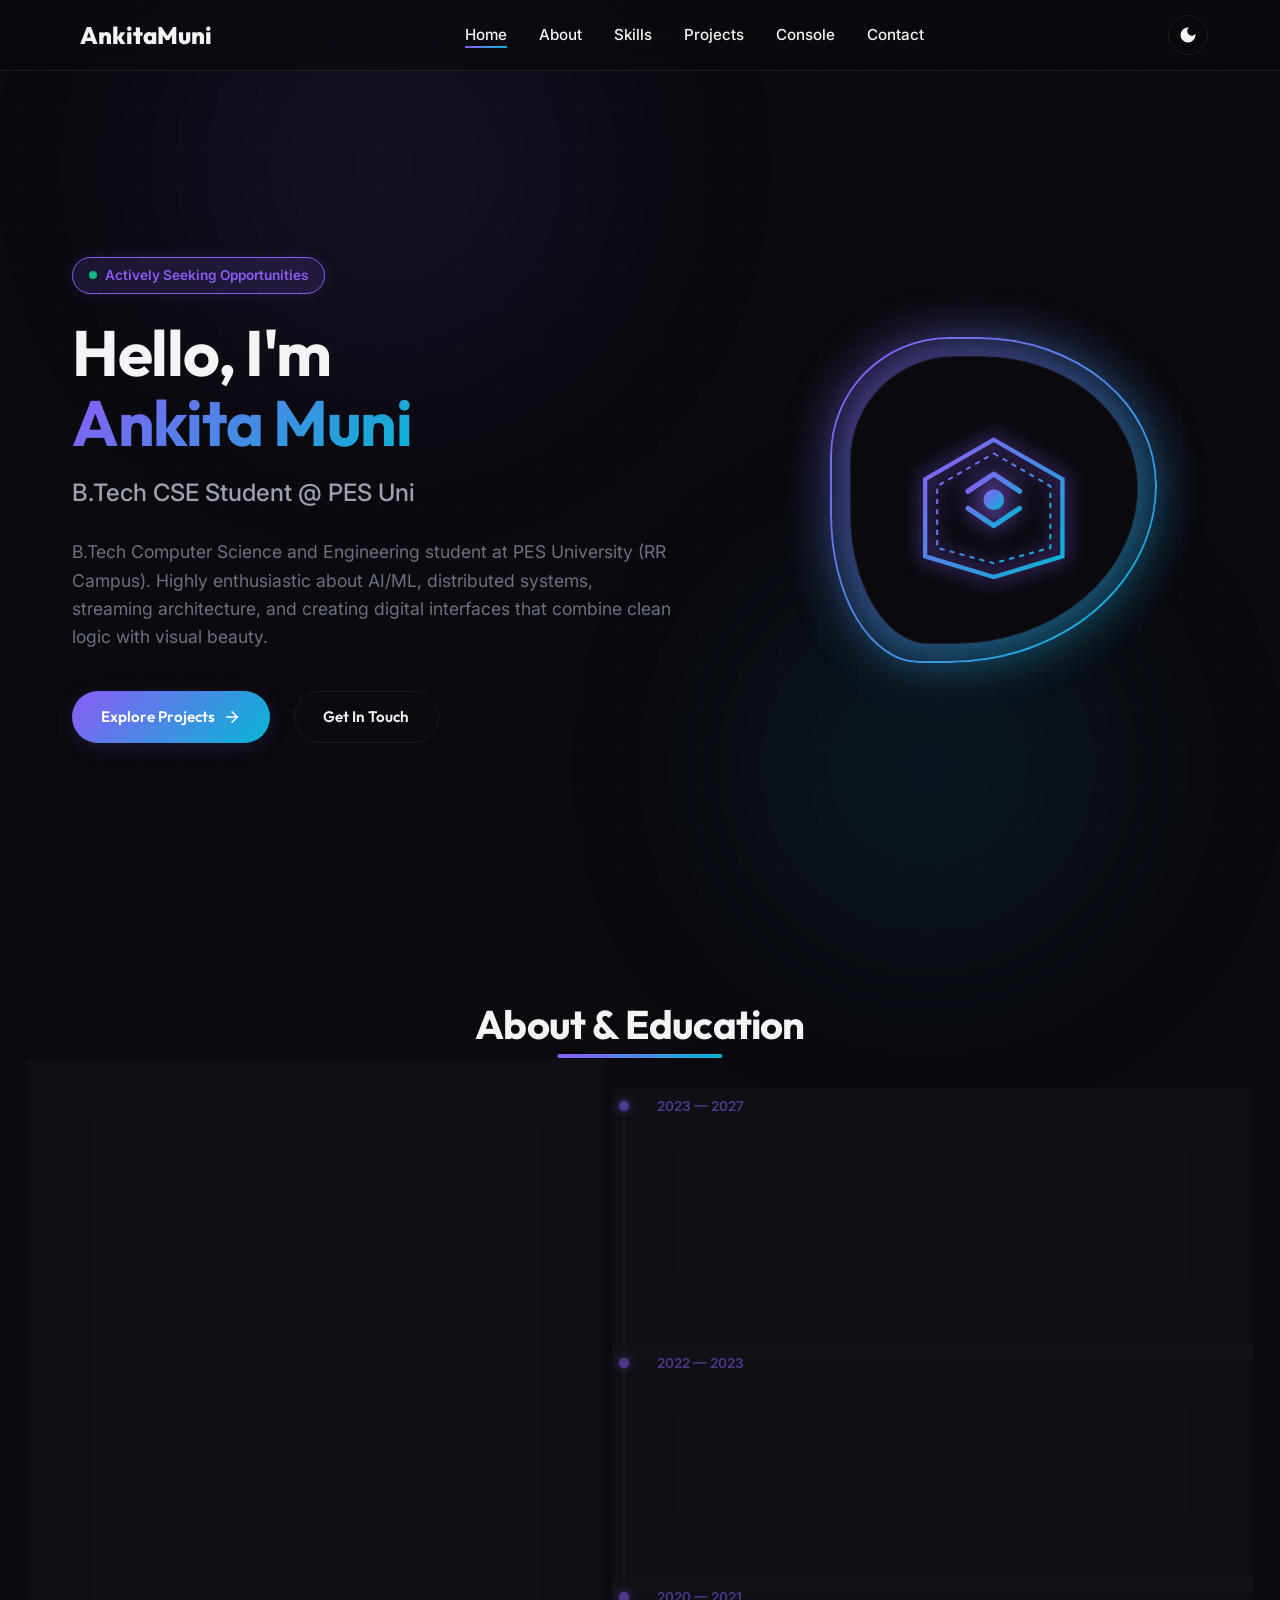
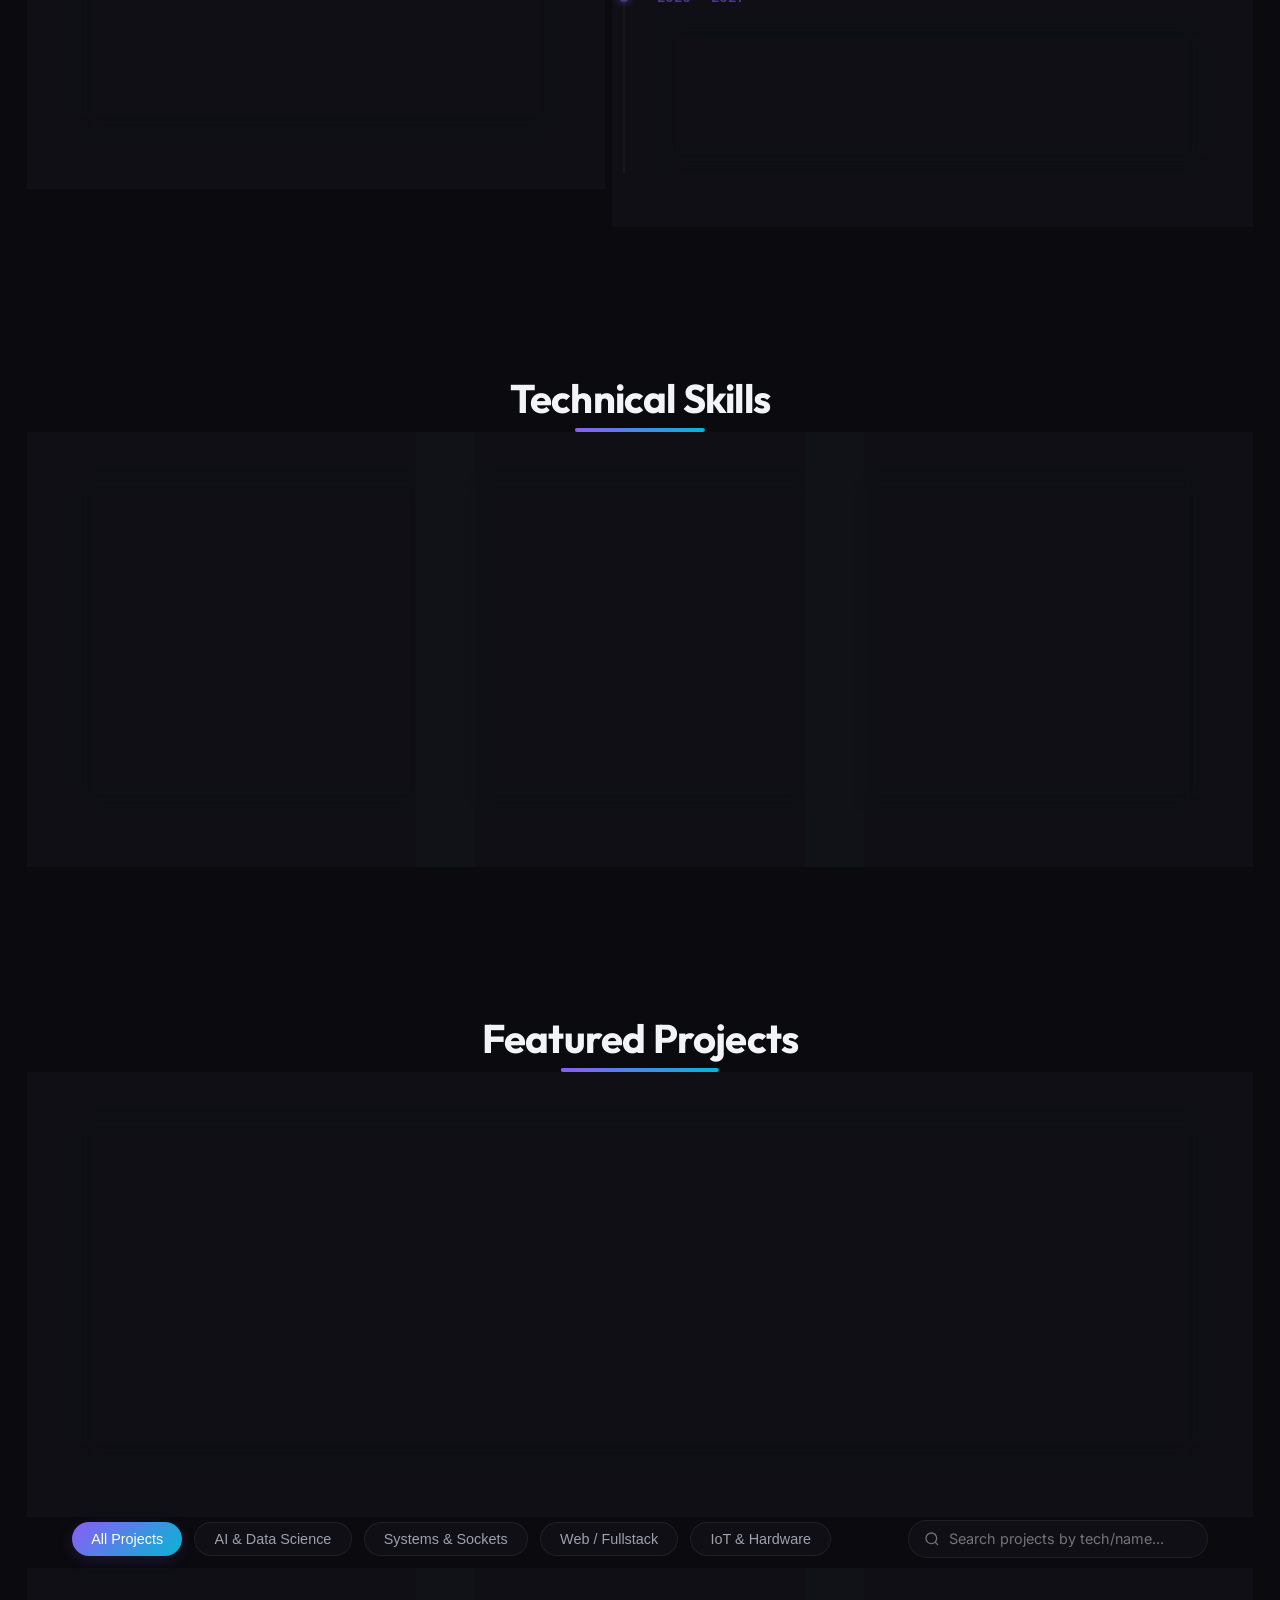
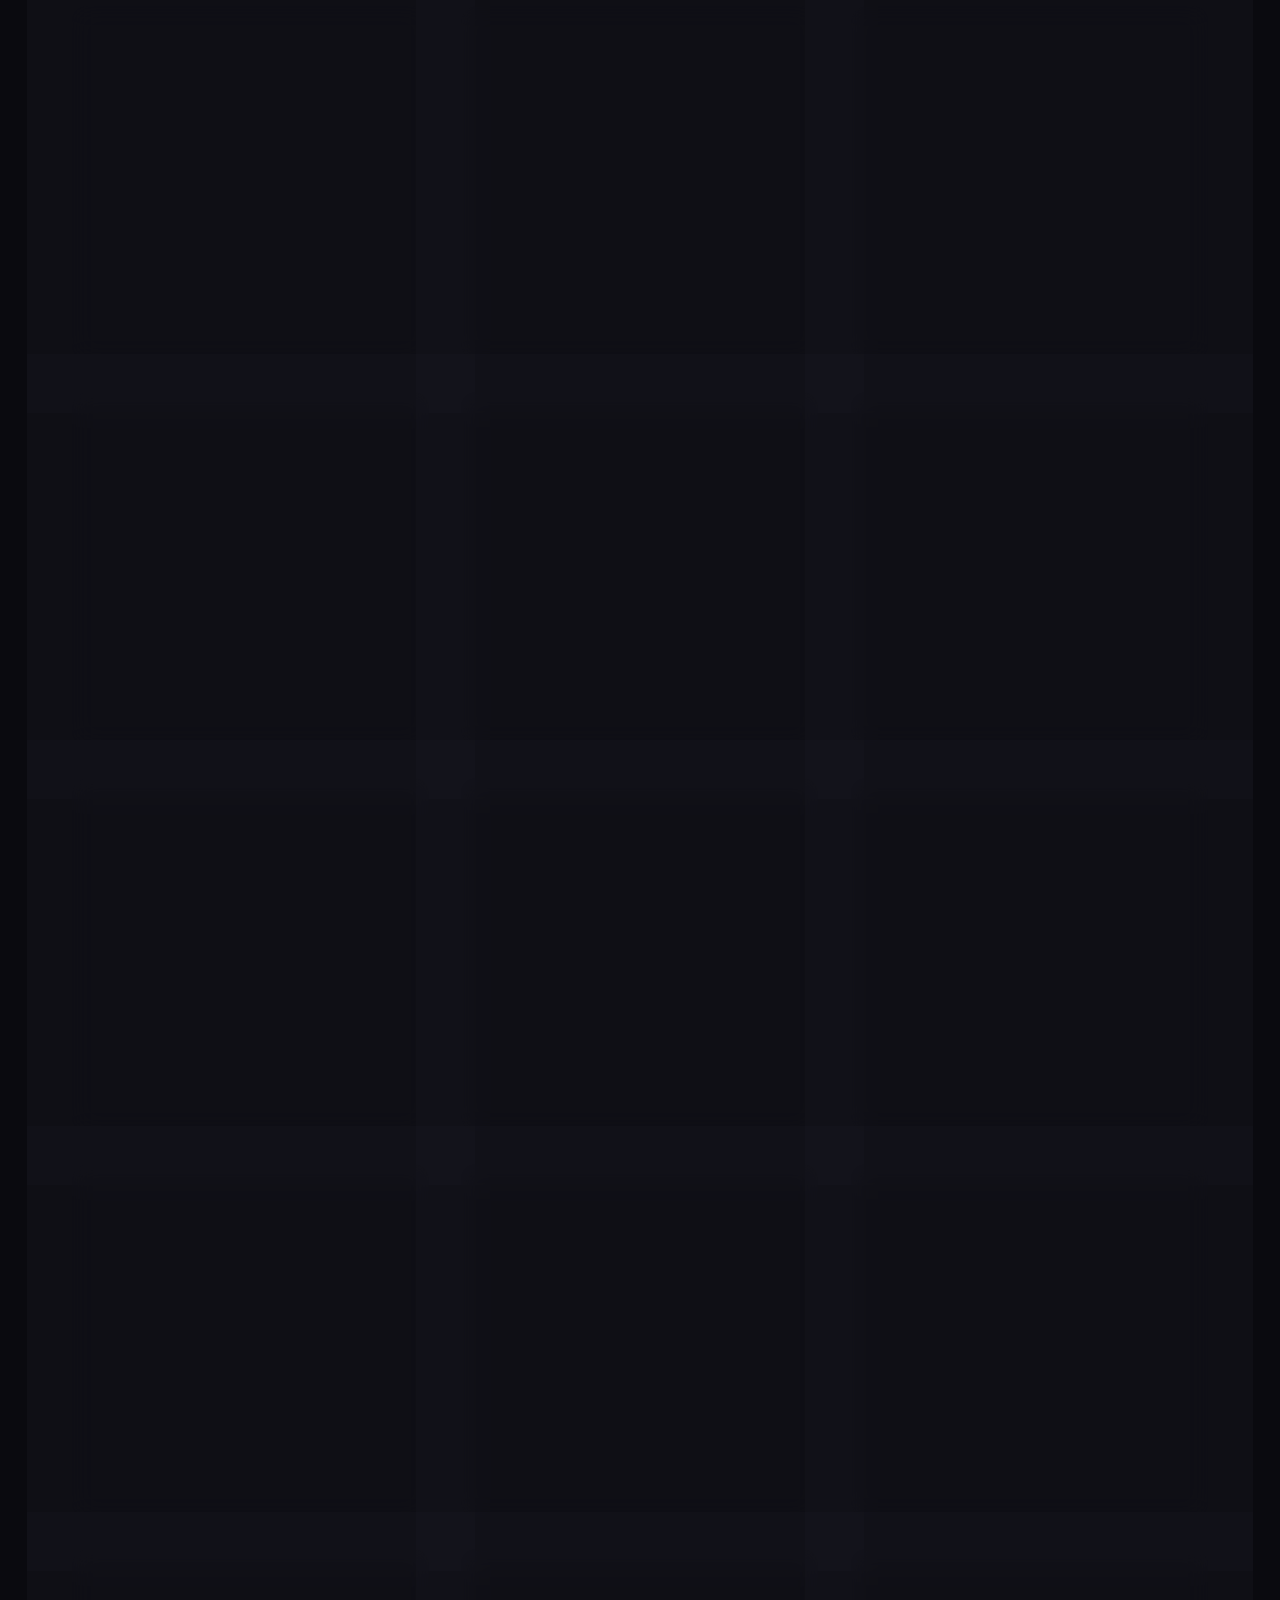
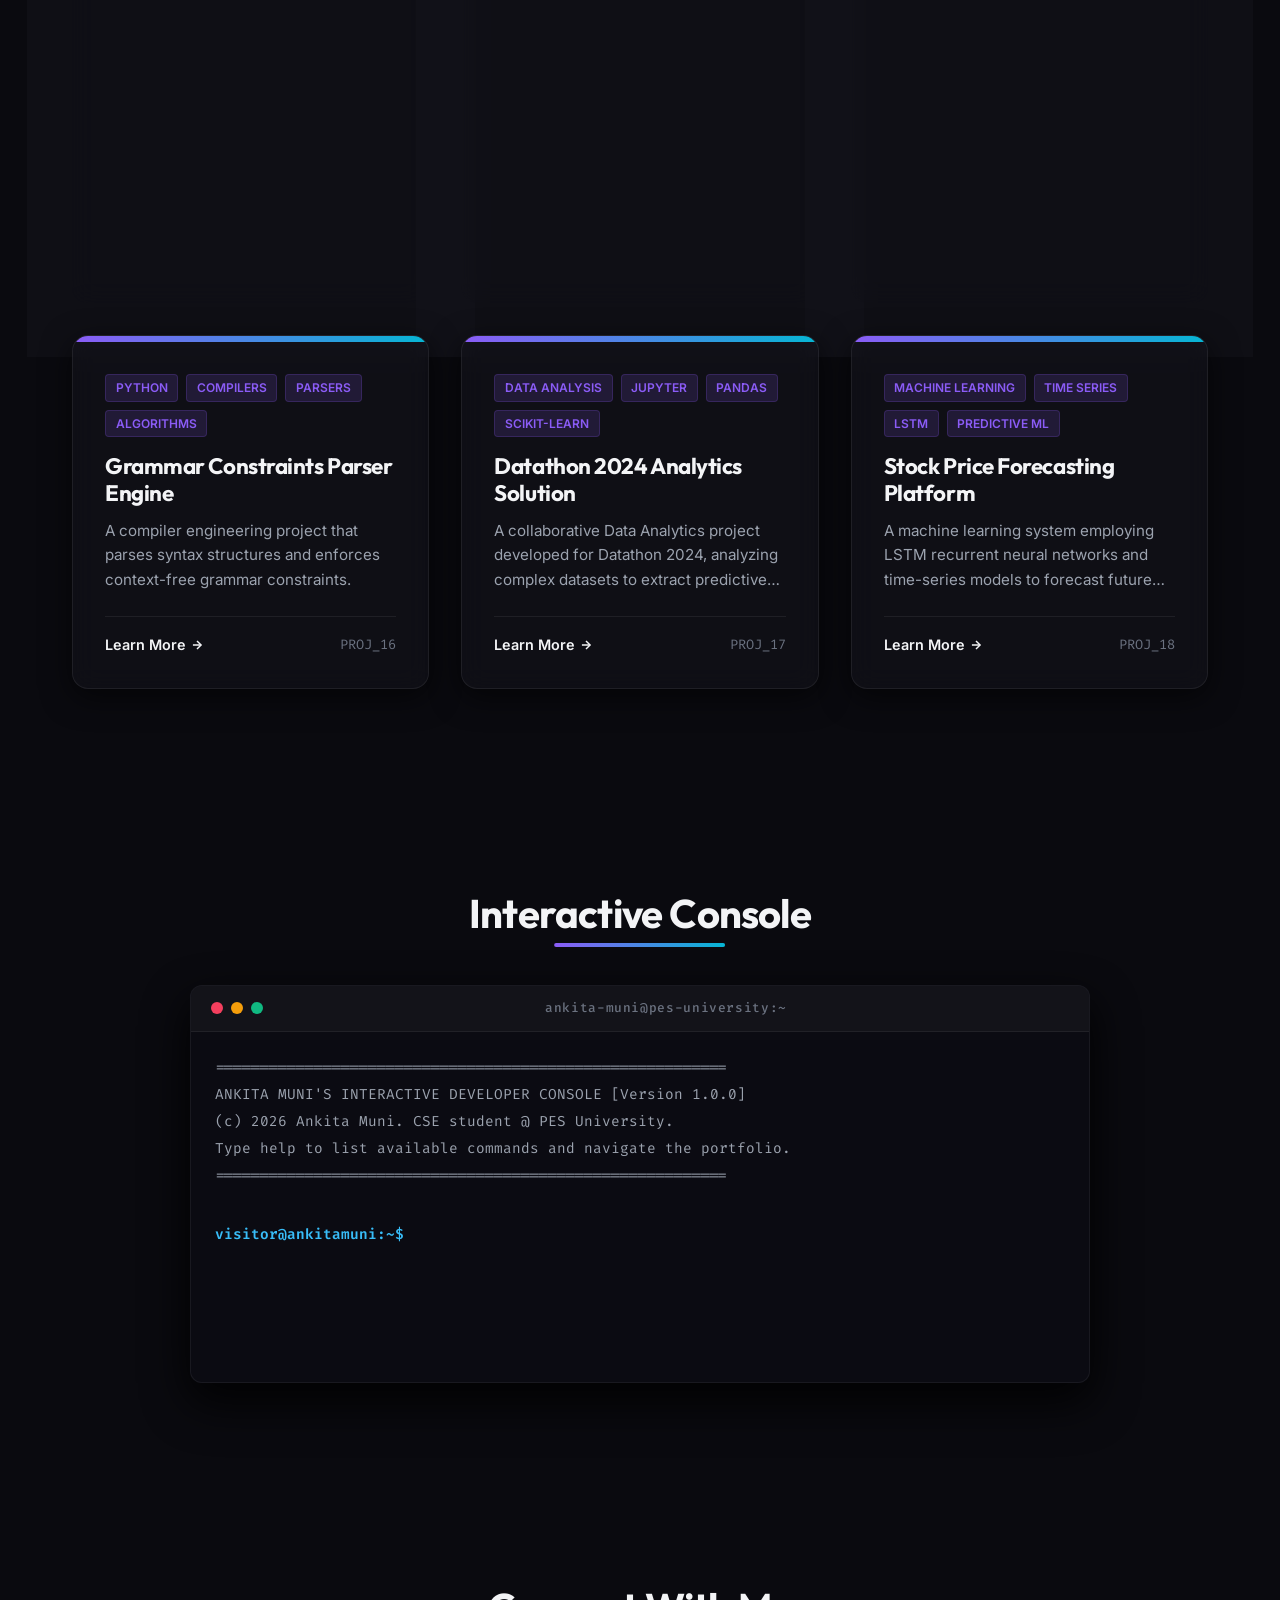
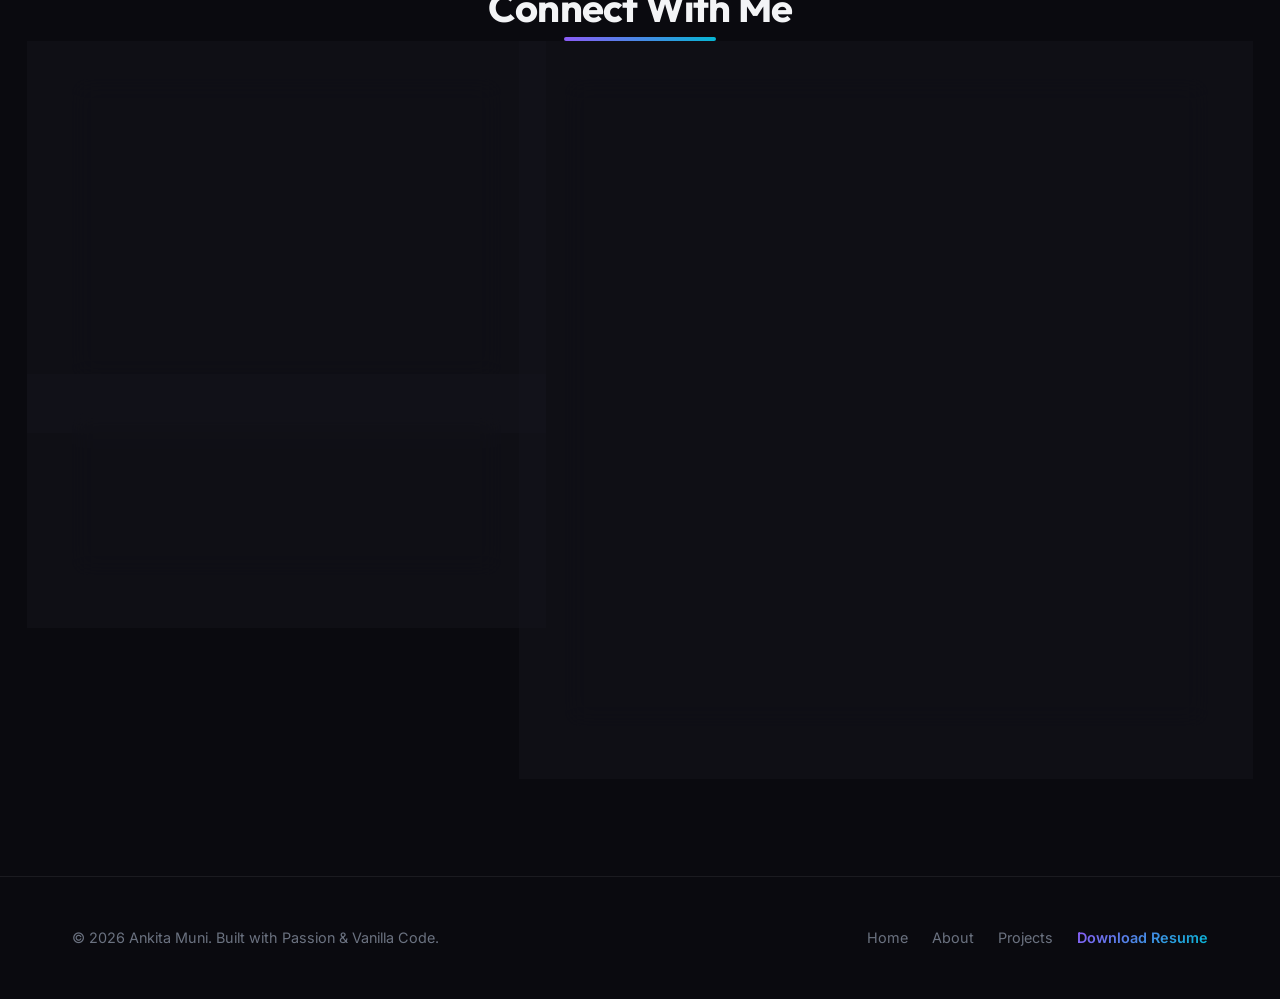
<file: index.html>
<!DOCTYPE html>
<html lang="en" data-theme="dark">
<head>
    <meta charset="UTF-8">
    <meta name="viewport" content="width=device-width, initial-scale=1.0">
    <title>Ankita Muni | Computer Science Student & Portfolio</title>
    <meta name="description" content="Portfolio of Ankita Muni, a dedicated B. Tech Computer Science and Engineering student at PES University. Discover interactive projects, skills, and certifications.">
    <meta name="keywords" content="Ankita Muni, Computer Science, Portfolio, PES University, B.Tech, Software Engineer, Python, AI/ML, Kafka, Raft Consensus">
    <meta name="author" content="Ankita Muni">
    <!-- CSS Stylesheet -->
    <link rel="stylesheet" href="style.css">
</head>
<body>

    <!-- Radiant Gradient Orbs for background depth -->
    <div class="glow-orb-1"></div>
    <div class="glow-orb-2"></div>

    <!-- ==========================================================================
       STICKY NAVIGATION BAR
       ========================================================================== -->
    <header class="navbar">
        <div class="container navbar-container">
            <a href="#" class="logo">
                <span class="gradient-text"></span>AnkitaMuni<span class="gradient-text"></span>
            </a>
            
            <nav>
                <ul class="nav-links" id="nav-links">
                    <li><a href="#home" class="active">Home</a></li>
                    <li><a href="#about">About</a></li>
                    <li><a href="#skills">Skills</a></li>
                    <li><a href="#projects">Projects</a></li>
                    <li><a href="#terminal">Console</a></li>
                    <li><a href="#contact">Contact</a></li>
                </ul>
            </nav>
            
            <div class="nav-actions">
                <!-- Theme Toggle Button -->
                <button class="theme-toggle" id="theme-toggle" aria-label="Toggle dark/light theme">
                    <svg class="moon-icon" viewBox="0 0 24 24">
                        <path d="M12 3a9 9 0 1 0 9 9c0-.46-.04-.92-.1-1.36a5.389 5.389 0 0 1-4.4 2.26 5.403 5.403 0 0 1-3.14-9.8c-.44-.06-.9-.1-1.36-.1z"/>
                    </svg>
                    <svg class="sun-icon" viewBox="0 0 24 24">
                        <circle cx="12" cy="12" r="5"/>
                        <path d="M12 1v2M12 21v2M4.22 4.22l1.42 1.42M18.36 18.36l1.42 1.42M1 12h2M21 12h2M4.22 19.78l1.42-1.42M18.36 5.64l1.42-1.42"/>
                    </svg>
                </button>
                
                <!-- Mobile Hamburger Button -->
                <button class="menu-btn" id="menu-btn" aria-label="Open navigation menu">
                    &#9776;
                </button>
            </div>
        </div>
    </header>

    <main>
        <!-- ==========================================================================
           HERO SECTION
           ========================================================================== */ -->
        <section id="home" class="hero">
            <div class="container hero-grid">
                <div class="hero-content">
                    <div class="hero-badge">
                        <span></span> Actively Seeking Opportunities
                    </div>
                    <h1 class="hero-title">Hello, I'm <br><span class="gradient-text">Ankita Muni</span></h1>
                    <div class="hero-subtitle" id="typewriter-text"></div>
                    <p class="hero-desc">
                        B.Tech Computer Science and Engineering student at PES University (RR Campus). Highly enthusiastic about AI/ML, distributed systems, streaming architecture, and creating digital interfaces that combine clean logic with visual beauty.
                    </p>
                    <div class="hero-buttons">
                        <a href="#projects" class="btn btn-primary">
                            Explore Projects
                            <svg width="18" height="18" viewBox="0 0 24 24" fill="none" stroke="currentColor" stroke-width="2" stroke-linecap="round" stroke-linejoin="round"><line x1="5" y1="12" x2="19" y2="12"></line><polyline points="12 5 19 12 12 19"></polyline></svg>
                        </a>
                        <a href="#contact" class="btn btn-secondary">Get In Touch</a>
                    </div>
                </div>
                
                <div class="hero-visual">
                    <div class="hero-avatar-container">
                        <div class="hero-avatar-glow"></div>
                        <div class="hero-avatar-border"></div>
                        <div class="hero-avatar-inner">
                            <!-- Custom Glowing Tech SVG Emblem -->
                            <svg viewBox="0 0 100 100" id="avatar-svg">
                                <defs>
                                    <linearGradient id="avatar-gradient" x1="0%" y1="0%" x2="100%" y2="100%">
                                        <stop offset="0%" stop-color="var(--accent-1)" />
                                        <stop offset="100%" stop-color="var(--accent-2)" />
                                    </linearGradient>
                                </defs>
                                <polygon points="50,15 90,38 90,83 50,95 10,83 10,38" stroke="url(#avatar-gradient)" stroke-width="2.5" fill="none" />
                                <polygon points="50,23 83,42 83,78 50,87 17,78 17,42" stroke="url(#avatar-gradient)" stroke-width="1.2" stroke-dasharray="3, 3" fill="none" />
                                <path d="M35,45 L50,35 L65,45 M35,55 L50,65 L65,55" stroke="url(#avatar-gradient)" stroke-width="3" stroke-linecap="round" stroke-linejoin="round" fill="none" />
                                <circle cx="50" cy="50" r="6" fill="url(#avatar-gradient)" />
                            </svg>
                        </div>
                    </div>
                </div>
            </div>
        </section>

        <!-- ==========================================================================
           ABOUT ME & EDUCATION SECTION
           ========================================================================== -->
        <section id="about" class="about">
            <div class="container">
                <h2 class="section-title">About & Education</h2>
                <div class="about-grid">
                    
                    <!-- Bio & Details Card -->
                    <div class="about-info glass reveal">
                        <p class="about-text">
                            I am a third-year Computer Science and Engineering student at PES University, Bangalore, with a passion for designing automated, digitally-secure, and highly collaborative systems. I specialize in solving complex problems—ranging from distributed consensus challenges to dynamic bioacoustic telemetry engines.
                        </p>
                        <p class="about-text">
                            Combining analytical depth with technical expertise in programming languages like Python and C, my academic journey is centered around designing intelligent microservices and streaming infrastructures.
                        </p>
                        <ul class="about-details">
                            <li>
                                <strong>University</strong>
                                PES University (RR Campus)
                            </li>
                            <li>
                                <strong>Current CGPA</strong>
                                7.89 / 10.0
                            </li>
                            <li>
                                <strong>Location</strong>
                                Bengaluru, India
                            </li>
                            <li>
                                <strong>Email</strong>
                                ankitamuni2005@gmail.com
                            </li>
                        </ul>
                    </div>

                    <!-- Interactive Education Timeline -->
                    <div class="education-timeline reveal">
                        
                        <div class="timeline-item">
                            <span class="timeline-dot"></span>
                            <span class="timeline-date">2023 — 2027</span>
                            <div class="timeline-content glass glass-hover">
                                <h3 class="timeline-title">PES University (RR Campus)</h3>
                                <p class="timeline-subtitle">Bachelor of Technology (CSE)</p>
                                <p class="timeline-desc">Focused coursework in Distributed Systems, Artificial Intelligence, Database Management, and Networking. Actively building advanced engineering projects. CGPA: 7.89</p>
                            </div>
                        </div>

                        <div class="timeline-item">
                            <span class="timeline-dot"></span>
                            <span class="timeline-date">2022 — 2023</span>
                            <div class="timeline-content glass glass-hover">
                                <h3 class="timeline-title">Lake Montfort School</h3>
                                <p class="timeline-subtitle">12th Grade CBSE Board</p>
                                <p class="timeline-desc">Specialized in Physics, Chemistry, Mathematics, and Computer Science. Secured a percentage of 84.8%.</p>
                            </div>
                        </div>

                        <div class="timeline-item">
                            <span class="timeline-dot"></span>
                            <span class="timeline-date">2020 — 2021</span>
                            <div class="timeline-content glass glass-hover">
                                <h3 class="timeline-title">Lake Montfort School</h3>
                                <p class="timeline-subtitle">10th Grade CBSE Board</p>
                                <p class="timeline-desc">Acquired strong foundational analytical skills. Graduated with a high score of 91.3%.</p>
                            </div>
                        </div>

                    </div>

                </div>
            </div>
        </section>

        <!-- ==========================================================================
           SKILLS DASHBOARD
           ========================================================================== -->
        <section id="skills" class="skills">
            <div class="container">
                <h2 class="section-title">Technical Skills</h2>
                <div class="skills-grid">
                    
                    <!-- Languages -->
                    <div class="skills-category glass reveal">
                        <div class="skills-cat-title">
                            <svg viewBox="0 0 24 24" fill="none" stroke="currentColor" stroke-width="2"><path d="M12 2L2 7l10 5 10-5-10-5zM2 17l10 5 10-5M2 12l10 5 10-5"/></svg>
                            Languages
                        </div>
                        <div class="skill-list">
                            <div class="skill-item">
                                <div class="skill-info">
                                    <span class="skill-name">Python</span>
                                    <span class="skill-level">Advanced</span>
                                </div>
                                <div class="skill-bar-wrapper">
                                    <div class="skill-bar" data-level="90%"></div>
                                </div>
                            </div>
                            <div class="skill-item">
                                <div class="skill-info">
                                    <span class="skill-name">C</span>
                                    <span class="skill-level">Proficient</span>
                                </div>
                                <div class="skill-bar-wrapper">
                                    <div class="skill-bar" data-level="80%"></div>
                                </div>
                            </div>
                            <div class="skill-item">
                                <div class="skill-info">
                                    <span class="skill-name">SQL</span>
                                    <span class="skill-level">Advanced</span>
                                </div>
                                <div class="skill-bar-wrapper">
                                    <div class="skill-bar" data-level="85%"></div>
                                </div>
                            </div>
                            <div class="skill-item">
                                <div class="skill-info">
                                    <span class="skill-name">R & MATLAB</span>
                                    <span class="skill-level">Basic</span>
                                </div>
                                <div class="skill-bar-wrapper">
                                    <div class="skill-bar" data-level="55%"></div>
                                </div>
                            </div>
                        </div>
                    </div>

                    <!-- Web Development -->
                    <div class="skills-category glass reveal">
                        <div class="skills-cat-title">
                            <svg viewBox="0 0 24 24" fill="none" stroke="currentColor" stroke-width="2"><rect x="2" y="3" width="20" height="14" rx="2" ry="2"/><line x1="8" y1="21" x2="16" y2="21"/><line x1="12" y1="17" x2="12" y2="21"/></svg>
                            Web Development
                        </div>
                        <div class="skill-list">
                            <div class="skill-item">
                                <div class="skill-info">
                                    <span class="skill-name">HTML5 & CSS3</span>
                                    <span class="skill-level">Advanced</span>
                                </div>
                                <div class="skill-bar-wrapper">
                                    <div class="skill-bar" data-level="92%"></div>
                                </div>
                            </div>
                            <div class="skill-item">
                                <div class="skill-info">
                                    <span class="skill-name">JavaScript</span>
                                    <span class="skill-level">Proficient</span>
                                </div>
                                <div class="skill-bar-wrapper">
                                    <div class="skill-bar" data-level="80%"></div>
                                </div>
                            </div>
                            <div class="skill-item">
                                <div class="skill-info">
                                    <span class="skill-name">Flask (Python)</span>
                                    <span class="skill-level">Proficient</span>
                                </div>
                                <div class="skill-bar-wrapper">
                                    <div class="skill-bar" data-level="75%"></div>
                                </div>
                            </div>
                            <div class="skill-item">
                                <div class="skill-info">
                                    <span class="skill-name">Streamlit & Web UI</span>
                                    <span class="skill-level">Advanced</span>
                                </div>
                                <div class="skill-bar-wrapper">
                                    <div class="skill-bar" data-level="85%"></div>
                                </div>
                            </div>
                        </div>
                    </div>

                    <!-- Tools & Technologies -->
                    <div class="skills-category glass reveal">
                        <div class="skills-cat-title">
                            <svg viewBox="0 0 24 24" fill="none" stroke="currentColor" stroke-width="2"><circle cx="12" cy="12" r="3"/><path d="M19.4 15a1.65 1.65 0 0 0 .33 1.82l.06.06a2 2 0 1 1-2.83 2.83l-.06-.06a1.65 1.65 0 0 0-1.82-.33 1.65 1.65 0 0 0-1 1.51V21a2 2 0 0 1-4 0v-.09A1.65 1.65 0 0 0 9 19.4a1.65 1.65 0 0 0-1.82.33l-.06.06a2 2 0 1 1-2.83-2.83l.06-.06a1.65 1.65 0 0 0 .33-1.82 1.65 1.65 0 0 0-1.51-1H3a2 2 0 0 1 0-4h.09A1.65 1.65 0 0 0 4.6 9a1.65 1.65 0 0 0-.33-1.82l-.06-.06a2 2 0 1 1 2.83-2.83l.06.06a1.65 1.65 0 0 0 1.82.33H9a1.65 1.65 0 0 0 1-1.51V3a2 2 0 0 1 4 0v.09a1.65 1.65 0 0 0 1 1.51 1.65 1.65 0 0 0 1.82-.33l.06-.06a2 2 0 1 1 2.83 2.83l-.06.06a1.65 1.65 0 0 0-.33 1.82V9a1.65 1.65 0 0 0 1.51 1H21a2 2 0 0 1 0 4h-.09a1.65 1.65 0 0 0-1.51 1z"/></svg>
                            Infrastructure & Data
                        </div>
                        <div class="skill-list">
                            <div class="skill-item">
                                <div class="skill-info">
                                    <span class="skill-name">Apache Kafka</span>
                                    <span class="skill-level">Proficient</span>
                                </div>
                                <div class="skill-bar-wrapper">
                                    <div class="skill-bar" data-level="78%"></div>
                                </div>
                            </div>
                            <div class="skill-item">
                                <div class="skill-info">
                                    <span class="skill-name">Kafka Admin & Sockets</span>
                                    <span class="skill-level">Proficient</span>
                                </div>
                                <div class="skill-bar-wrapper">
                                    <div class="skill-bar" data-level="80%"></div>
                                </div>
                            </div>
                            <div class="skill-item">
                                <div class="skill-info">
                                    <span class="skill-name">Data Analysis & Tableau</span>
                                    <span class="skill-level">Advanced</span>
                                </div>
                                <div class="skill-bar-wrapper">
                                    <div class="skill-bar" data-level="85%"></div>
                                </div>
                            </div>
                            <div class="skill-item">
                                <div class="skill-info">
                                    <span class="skill-name">Blockchain & Git</span>
                                    <span class="skill-level">Intermediate</span>
                                </div>
                                <div class="skill-bar-wrapper">
                                    <div class="skill-bar" data-level="70%"></div>
                                </div>
                            </div>
                        </div>
                    </div>

                </div>
            </div>
        </section>

        <!-- ==========================================================================
           PROJECTS SHOWCASE SECTION
           ========================================================================== -->
        <section id="projects" class="projects">
            <div class="container">
                <h2 class="section-title">Featured Projects</h2>
                
                <!-- Portfolio Analytics Dashboard -->
                <div class="projects-dashboard glass reveal" id="projects-dashboard">
                    <div class="dashboard-chart-side">
                        <svg viewBox="0 0 200 200" id="donut-svg">
                            <defs>
                                <filter id="glow">
                                    <feGaussianBlur stdDeviation="3" result="coloredBlur"/>
                                    <feMerge>
                                        <feMergeNode in="coloredBlur"/>
                                        <feMergeNode in="SourceGraphic"/>
                                    </feMerge>
                                </filter>
                            </defs>
                            <!-- Donut segments injected by script -->
                        </svg>
                        <div class="chart-center-label">
                            <span id="chart-center-count">18</span>
                            <span id="chart-center-text">Total Repos</span>
                        </div>
                    </div>
                    <div class="dashboard-legend-side">
                        <h3 class="dashboard-dash-title gradient-text">Engineering Portfolio Analytics</h3>
                        <p class="dashboard-dash-desc">Interactive distribution of your 18 repositories by technical domain. Hover over sectors to inspect focus areas, and click any slice to filter the project gallery below!</p>
                        <ul class="dashboard-legend" id="dashboard-legend">
                            <!-- Legend items injected by script -->
                        </ul>
                    </div>
                </div>

                <div class="projects-controls reveal">
                    <!-- Category Filters -->
                    <div class="filter-tabs" id="filter-tabs">
                        <button class="filter-tab active" data-category="all">All Projects</button>
                        <button class="filter-tab" data-category="ai-ml">AI & Data Science</button>
                        <button class="filter-tab" data-category="systems">Systems & Sockets</button>
                        <button class="filter-tab" data-category="web-fullstack">Web / Fullstack</button>
                        <button class="filter-tab" data-category="hardware">IoT & Hardware</button>
                    </div>
                    
                    <!-- Text Search -->
                    <div class="search-container">
                        <input type="text" class="search-input" id="search-input" placeholder="Search projects by tech/name...">
                        <svg class="search-icon" fill="none" stroke="currentColor" stroke-width="2" viewBox="0 0 24 24">
                            <circle cx="11" cy="11" r="8"/>
                            <line x1="21" y1="21" x2="16.65" y2="16.65"/>
                        </svg>
                    </div>
                </div>

                <!-- Projects grid, fully populated dynamically or natively with standard cards -->
                <div class="projects-grid" id="projects-grid">
                    <!-- Project cards will be populated via script for rich content structure, but we include them here as index-search fallback -->
                </div>
            </div>
        </section>

        <!-- ==========================================================================
           INTERACTIVE DEVELOPER TERMINAL CONSOLE
           ========================================================================== -->
        <section id="terminal" class="terminal-section">
            <div class="container">
                <h2 class="section-title">Interactive Console</h2>
                
                <div class="terminal-widget reveal">
                    <div class="terminal-header">
                        <div class="terminal-dots">
                            <span class="terminal-dot td-close"></span>
                            <span class="terminal-dot td-min"></span>
                            <span class="terminal-dot td-max"></span>
                        </div>
                        <div class="terminal-title-text">ankita-muni@pes-university:~</div>
                        <div></div>
                    </div>
                    <div class="terminal-body" id="terminal-body">
                        <div class="terminal-welcome">
                            <p>=========================================================</p>
                            <p>ANKITA MUNI'S INTERACTIVE DEVELOPER CONSOLE [Version 1.0.0]</p>
                            <p>(c) 2026 Ankita Muni. CSE student @ PES University.</p>
                            <p>Type <span class="highlight">help</span> to list available commands and navigate the portfolio.</p>
                            <p>=========================================================</p>
                        </div>
                        
                        <div id="terminal-history"></div>
                        
                        <div class="terminal-prompt-line">
                            <span class="terminal-prompt-prefix">visitor@ankitamuni:~$</span>
                            <div class="terminal-input-container">
                                <input type="text" class="terminal-input" id="terminal-input" autocomplete="off">
                            </div>
                        </div>
                    </div>
                </div>
            </div>
        </section>

        <!-- ==========================================================================
           CONTACT & SOCIAL LINKS
           ========================================================================== -->
        <section id="contact" class="contact">
            <div class="container">
                <h2 class="section-title">Connect With Me</h2>
                
                <div class="contact-grid">
                    
                    <div class="contact-sidebar reveal">
                        <!-- Contact info card -->
                        <div class="contact-info-card glass">
                            <h3 class="contact-info-title gradient-text">Contact Information</h3>
                            <ul class="contact-list">
                                <li>
                                    <div class="contact-list-icon">
                                        <svg fill="none" stroke="currentColor" stroke-width="2" viewBox="0 0 24 24"><path d="M22 16.92v3a2 2 0 0 1-2.18 2 19.79 19.79 0 0 1-8.63-3.07 19.5 19.5 0 0 1-6-6 19.79 19.79 0 0 1-3.07-8.67A2 2 0 0 1 4.11 2h3a2 2 0 0 1 2 1.72 12.84 12.84 0 0 0 .7 2.81 2 2 0 0 1-.45 2.11L8.09 9.91a16 16 0 0 0 6 6l1.27-1.27a2 2 0 0 1 2.11-.45 12.84 12.84 0 0 0 2.81.7A2 2 0 0 1 22 16.92z"/></svg>
                                    </div>
                                    <div class="contact-list-text">
                                        <span>Phone</span>
                                        <a href="tel:+918970900660">+91 8970900660</a>
                                    </div>
                                </li>
                                <li>
                                    <div class="contact-list-icon">
                                        <svg fill="none" stroke="currentColor" stroke-width="2" viewBox="0 0 24 24"><path d="M4 4h16c1.1 0 2 .9 2 2v12c0 1.1-.9 2-2 2H4c-1.1 0-2-.9-2-2V6c0-1.1.9-2 2-2z"/><polyline points="22,6 12,13 2,6"/></svg>
                                    </div>
                                    <div class="contact-list-text">
                                        <span>Email</span>
                                        <a href="mailto:ankitamuni2005@gmail.com">ankitamuni2005@gmail.com</a>
                                    </div>
                                </li>
                                <li>
                                    <div class="contact-list-icon">
                                        <svg fill="none" stroke="currentColor" stroke-width="2" viewBox="0 0 24 24"><path d="M21 10c0 7-9 13-9 13s-9-6-9-13a9 9 0 0 1 18 0z"/><circle cx="12" cy="10" r="3"/></svg>
                                    </div>
                                    <div class="contact-list-text">
                                        <span>Location</span>
                                        <p>Bengaluru, Karnataka, India</p>
                                    </div>
                                </li>
                            </ul>
                        </div>
                        
                        <!-- Social Cards -->
                        <div class="contact-info-card glass">
                            <h3 class="contact-info-title gradient-text">Profiles & Networks</h3>
                            <div class="social-links">
                                <a href="https://github.com/AnkitaMuni" target="_blank" class="social-link" aria-label="GitHub Profile">
                                    <svg viewBox="0 0 24 24" fill="none" stroke="currentColor" stroke-width="2" stroke-linecap="round" stroke-linejoin="round"><path d="M9 19c-5 1.5-5-2.5-7-3m14 6v-3.87a3.37 3.37 0 0 0-.94-2.61c3.14-.35 6.44-1.54 6.44-7A5.44 5.44 0 0 0 20 4.77 5.07 5.07 0 0 0 19.91 1S18.73.65 16 2.48a13.38 13.38 0 0 0-7 0C6.27.65 5.09 1 5.09 1A5.07 5.07 0 0 0 5 4.77a5.44 5.44 0 0 0-1.5 3.78c0 5.42 3.3 6.61 6.44 7A3.37 3.37 0 0 0 9 18.13V22"></path></svg>
                                </a>
                                <a href="https://www.linkedin.com/in/ankita-muni-66512331a" target="_blank" class="social-link" aria-label="LinkedIn Profile">
                                    <svg viewBox="0 0 24 24" fill="none" stroke="currentColor" stroke-width="2" stroke-linecap="round" stroke-linejoin="round"><path d="M16 8a6 6 0 0 1 6 6v7h-4v-7a2 2 0 0 0-2-2 2 2 0 0 0-2 2v7h-4v-7a6 6 0 0 1 6-6zM2 9h4v12H2z"></svg>
                                </a>
                            </div>
                        </div>
                    </div>

                    <!-- Interactive Form Wrapper -->
                    <div class="contact-form-wrapper glass reveal">
                        <form class="contact-form" id="contact-form">
                            <div class="form-group">
                                <label for="form-name">Full Name</label>
                                <input type="text" id="form-name" class="form-control" placeholder="John Doe" required>
                            </div>
                            <div class="form-group">
                                <label for="form-email">Email Address</label>
                                <input type="email" id="form-email" class="form-control" placeholder="john@example.com" required>
                            </div>
                            <div class="form-group">
                                <label for="form-subject">Subject</label>
                                <input type="text" id="form-subject" class="form-control" placeholder="Collaboration opportunity..." required>
                            </div>
                            <div class="form-group">
                                <label for="form-message">Message</label>
                                <textarea id="form-message" class="form-control" placeholder="Hey Ankita, let's talk about..." required></textarea>
                            </div>
                            <button type="submit" class="btn btn-primary btn-submit" id="btn-submit">
                                <span>Send Message</span>
                                <span class="spinner"></span>
                            </button>
                        </form>
                    </div>

                </div>
            </div>
        </section>
    </main>

    <!-- ==========================================================================
       FOOTER
       ========================================================================== -->
    <footer class="footer">
        <div class="container footer-container">
            <p class="footer-copy">&copy; 2026 Ankita Muni. Built with Passion & Vanilla Code.</p>
            <ul class="footer-links">
                <li><a href="#home">Home</a></li>
                <li><a href="#about">About</a></li>
                <li><a href="#projects">Projects</a></li>
                <li><a href="Resume.docx" download class="gradient-text" style="font-weight: 600;">Download Resume</a></li>
            </ul>
        </div>
    </footer>

    <!-- ==========================================================================
       INTERACTIVE DETAIL MODAL PORTAL
       ========================================================================== -->
    <div class="modal-overlay" id="modal-overlay">
        <div class="modal-card" id="modal-card">
            <!-- Content dynamically generated inside script.js -->
        </div>
    </div>

    <!-- JavaScript Interactions Logic -->
    <script src="script.js"></script>
</body>
</html>
</file>
<file: style.css>
/* ==========================================================================
   CSS CUSTOM PROPERTIES & CORE THEMES
   ========================================================================== */
@import url('https://fonts.googleapis.com/css2?family=Inter:wght@300;400;500;600;700&family=Outfit:wght@400;500;600;700;800&family=Fira+Code:wght@400;500&display=swap');

:root {
    /* Dark Theme (Default) */
    --bg-main: #0a0a0f;
    --bg-grid: rgba(255, 255, 255, 0.015);
    --card-bg: rgba(20, 20, 28, 0.5);
    --card-border: rgba(255, 255, 255, 0.07);
    --card-border-hover: rgba(139, 92, 246, 0.4);
    
    --text-primary: #f3f4f6;
    --text-secondary: #9ca3af;
    --text-muted: #6b7280;
    
    --accent-1: #8b5cf6; /* Neon Violet */
    --accent-2: #06b6d4; /* Neon Cyan */
    --accent-3: #10b981; /* Emerald/Success */
    --accent-4: #f43f5e; /* Rose/Danger */
    
    --accent-1-glow: rgba(139, 92, 246, 0.15);
    --accent-2-glow: rgba(6, 118, 212, 0.15);
    
    --navbar-bg: rgba(10, 10, 15, 0.7);
    --modal-bg: rgba(15, 15, 25, 0.85);
    
    --shadow-sm: 0 2px 8px rgba(0, 0, 0, 0.5);
    --shadow-md: 0 8px 30px rgba(0, 0, 0, 0.6);
    --shadow-lg: 0 16px 40px rgba(0, 0, 0, 0.7);
    
    --terminal-bg: rgba(12, 12, 20, 0.95);
    --terminal-border: rgba(255, 255, 255, 0.06);
    
    --font-heading: 'Outfit', sans-serif;
    --font-body: 'Inter', sans-serif;
    --font-code: 'Fira Code', monospace;
    
    --transition-fast: 0.2s cubic-bezier(0.4, 0, 0.2, 1);
    --transition-normal: 0.3s cubic-bezier(0.4, 0, 0.2, 1);
    --transition-slow: 0.5s cubic-bezier(0.4, 0, 0.2, 1);
}

[data-theme="light"] {
    /* Light Theme */
    --bg-main: #f8fafc;
    --bg-grid: rgba(0, 0, 0, 0.015);
    --card-bg: rgba(255, 255, 255, 0.7);
    --card-border: rgba(0, 0, 0, 0.06);
    --card-border-hover: rgba(99, 102, 241, 0.4);
    
    --text-primary: #0f172a;
    --text-secondary: #475569;
    --text-muted: #64748b;
    
    --accent-1: #6366f1; /* Deep Indigo */
    --accent-2: #0891b2; /* Soft Cyan */
    --accent-3: #059669; /* Soft Emerald */
    --accent-4: #e11d48; /* Soft Rose */
    
    --accent-1-glow: rgba(99, 102, 241, 0.1);
    --accent-2-glow: rgba(8, 145, 178, 0.1);
    
    --navbar-bg: rgba(248, 25fafc, 0.75);
    --modal-bg: rgba(255, 255, 255, 0.9);
    
    --shadow-sm: 0 2px 8px rgba(99, 102, 241, 0.05);
    --shadow-md: 0 8px 30px rgba(99, 102, 241, 0.08);
    --shadow-lg: 0 16px 40px rgba(99, 102, 241, 0.12);
    
    --terminal-bg: #1e1e24; /* Keep terminal slightly dark even in light mode for a nice contrast */
    --terminal-border: rgba(255, 255, 255, 0.1);
}

/* ==========================================================================
   RESET & LAYOUT FOUNDATION
   ========================================================================== */
*, *::before, *::after {
    box-sizing: border-box;
    margin: 0;
    padding: 0;
}

html {
    scroll-behavior: smooth;
    font-size: 16px;
}

body {
    background-color: var(--bg-main);
    color: var(--text-primary);
    font-family: var(--font-body);
    line-height: 1.6;
    overflow-x: hidden;
    transition: background-color var(--transition-normal), color var(--transition-normal);
    position: relative;
}

/* Moving grid background */
body::before {
    content: '';
    position: fixed;
    top: 0;
    left: 0;
    width: 100vw;
    height: 100vh;
    background-image: 
        linear-gradient(var(--bg-grid) 1px, transparent 1px),
        linear-gradient(90deg, var(--bg-grid) 1px, transparent 1px);
    background-size: 40px 40px;
    background-position: center center;
    z-index: -10;
    pointer-events: none;
}

/* Radiant gradient orbs */
.glow-orb-1, .glow-orb-2 {
    position: fixed;
    border-radius: 50%;
    filter: blur(120px);
    z-index: -9;
    opacity: 0.15;
    pointer-events: none;
    transition: all var(--transition-slow);
}

.glow-orb-1 {
    top: -10%;
    left: 10%;
    width: 40vw;
    height: 40vw;
    background: radial-gradient(circle, var(--accent-1) 0%, transparent 80%);
}

.glow-orb-2 {
    bottom: -10%;
    right: 10%;
    width: 35vw;
    height: 35vw;
    background: radial-gradient(circle, var(--accent-2) 0%, transparent 80%);
}

[data-theme="light"] .glow-orb-1, [data-theme="light"] .glow-orb-2 {
    opacity: 0.08;
}

/* Typography elements */
h1, h2, h3, h4, h5, h6 {
    font-family: var(--font-heading);
    font-weight: 700;
    letter-spacing: -0.02em;
    color: var(--text-primary);
    line-height: 1.2;
}

a {
    color: var(--accent-1);
    text-decoration: none;
    transition: color var(--transition-fast);
}

a:hover {
    color: var(--accent-2);
}

/* Custom Scrollbar */
::-webkit-scrollbar {
    width: 10px;
}

::-webkit-scrollbar-track {
    background: var(--bg-main);
}

::-webkit-scrollbar-thumb {
    background: var(--card-border);
    border-radius: 10px;
    border: 2px solid var(--bg-main);
}

::-webkit-scrollbar-thumb:hover {
    background: var(--accent-1);
}

/* ==========================================================================
   UTILITY & GLASSMORPHISM CLASSES
   ========================================================================== */
.glass {
    background: var(--card-bg);
    border: 1px solid var(--card-border);
    backdrop-filter: blur(12px);
    -webkit-backdrop-filter: blur(12px);
    border-radius: 16px;
    box-shadow: var(--shadow-md);
    transition: border var(--transition-normal), box-shadow var(--transition-normal), background-color var(--transition-normal);
}

.glass-hover:hover {
    border-color: var(--card-border-hover);
    box-shadow: var(--shadow-lg), 0 0 15px var(--accent-1-glow);
    transform: translateY(-4px);
}

.gradient-text {
    background: linear-gradient(135deg, var(--accent-1) 0%, var(--accent-2) 100%);
    -webkit-background-clip: text;
    -webkit-text-fill-color: transparent;
    background-clip: text;
}

.container {
    width: 100%;
    max-width: 1200px;
    margin: 0 auto;
    padding: 0 2rem;
}

.section-title {
    font-size: 2.5rem;
    margin-bottom: 3rem;
    text-align: center;
    position: relative;
    display: inline-block;
    left: 50%;
    transform: translateX(-50%);
}

.section-title::after {
    content: '';
    position: absolute;
    bottom: -10px;
    left: 25%;
    width: 50%;
    height: 4px;
    background: linear-gradient(90deg, var(--accent-1), var(--accent-2));
    border-radius: 2px;
}

/* Scroll Animations */
.reveal {
    opacity: 0;
    transform: translateY(30px);
    transition: opacity 0.8s ease, transform 0.8s ease;
}

.reveal.visible {
    opacity: 1;
    transform: translateY(0);
}

/* ==========================================================================
   NAVIGATION BAR
   ========================================================================== */
.navbar {
    position: fixed;
    top: 0;
    left: 0;
    width: 100%;
    z-index: 100;
    background: var(--navbar-bg);
    border-bottom: 1px solid var(--card-border);
    backdrop-filter: blur(16px);
    -webkit-backdrop-filter: blur(16px);
    transition: background-color var(--transition-normal), border var(--transition-normal);
}

.navbar-container {
    display: flex;
    justify-content: space-between;
    align-items: center;
    height: 70px;
}

.logo {
    font-family: var(--font-heading);
    font-size: 1.5rem;
    font-weight: 800;
    display: flex;
    align-items: center;
    gap: 0.5rem;
    color: var(--text-primary);
}

.logo span {
    font-size: 1.8rem;
    font-weight: 900;
}

.nav-links {
    display: flex;
    gap: 2rem;
    list-style: none;
    align-items: center;
}

.nav-links a {
    color: var(--text-primary);
    font-weight: 500;
    font-size: 0.95rem;
    position: relative;
    padding: 0.25rem 0;
}

.nav-links a::after {
    content: '';
    position: absolute;
    bottom: 0;
    left: 0;
    width: 0;
    height: 2px;
    background: linear-gradient(90deg, var(--accent-1), var(--accent-2));
    transition: width var(--transition-fast);
}

.nav-links a:hover::after,
.nav-links a.active::after {
    width: 100%;
}

.nav-actions {
    display: flex;
    align-items: center;
    gap: 1rem;
}

.theme-toggle {
    background: none;
    border: none;
    cursor: pointer;
    width: 40px;
    height: 40px;
    border-radius: 50%;
    display: flex;
    align-items: center;
    justify-content: center;
    border: 1px solid var(--card-border);
    color: var(--text-primary);
    transition: all var(--transition-fast);
}

.theme-toggle:hover {
    border-color: var(--accent-1);
    color: var(--accent-1);
    box-shadow: 0 0 10px var(--accent-1-glow);
}

.theme-toggle svg {
    width: 20px;
    height: 20px;
    fill: currentColor;
    transition: transform 0.5s ease;
}

.theme-toggle:hover svg {
    transform: rotate(30deg);
}

.theme-toggle .sun-icon {
    display: none;
}

[data-theme="light"] .theme-toggle .moon-icon {
    display: none;
}

[data-theme="light"] .theme-toggle .sun-icon {
    display: block;
}

/* Mobile Menu Button */
.menu-btn {
    display: none;
    background: none;
    border: none;
    color: var(--text-primary);
    cursor: pointer;
    font-size: 1.5rem;
}

/* ==========================================================================
   HERO SECTION
   ========================================================================== */
.hero {
    min-height: 100vh;
    display: flex;
    align-items: center;
    padding-top: 100px;
    position: relative;
}

.hero-grid {
    display: grid;
    grid-template-columns: 1.2fr 0.8fr;
    gap: 4rem;
    align-items: center;
    width: 100%;
}

.hero-content {
    display: flex;
    flex-direction: column;
    align-items: flex-start;
}

.hero-badge {
    background: var(--accent-1-glow);
    border: 1px solid var(--accent-1);
    color: var(--accent-1);
    padding: 0.4rem 1rem;
    border-radius: 50px;
    font-size: 0.85rem;
    font-weight: 600;
    margin-bottom: 1.5rem;
    display: flex;
    align-items: center;
    gap: 0.5rem;
    box-shadow: 0 0 15px var(--accent-1-glow);
}

.hero-badge span {
    display: inline-block;
    width: 8px;
    height: 8px;
    background: var(--accent-3);
    border-radius: 50%;
    animation: pulse 1.5s infinite;
}

.hero-title {
    font-size: 4rem;
    line-height: 1.1;
    margin-bottom: 1rem;
}

.hero-subtitle {
    font-size: 1.5rem;
    font-weight: 500;
    color: var(--text-secondary);
    margin-bottom: 1.5rem;
    height: 40px; /* Preserve height for typing text */
}

.hero-desc {
    font-size: 1.1rem;
    color: var(--text-muted);
    margin-bottom: 2.5rem;
    max-width: 600px;
}

.hero-buttons {
    display: flex;
    gap: 1.5rem;
}

.btn {
    display: inline-flex;
    align-items: center;
    gap: 0.5rem;
    padding: 0.8rem 1.8rem;
    border-radius: 50px;
    font-weight: 600;
    font-size: 0.95rem;
    cursor: pointer;
    transition: all var(--transition-fast);
    font-family: var(--font-heading);
}

.btn-primary {
    background: linear-gradient(135deg, var(--accent-1) 0%, var(--accent-2) 100%);
    color: #ffffff;
    border: none;
    box-shadow: 0 4px 20px var(--accent-1-glow);
}

.btn-primary:hover {
    transform: translateY(-2px);
    box-shadow: 0 6px 24px rgba(139, 92, 246, 0.4);
}

.btn-secondary {
    background: transparent;
    color: var(--text-primary);
    border: 1px solid var(--card-border);
}

.btn-secondary:hover {
    background: var(--card-bg);
    border-color: var(--accent-1);
    box-shadow: 0 0 15px var(--accent-1-glow);
    transform: translateY(-2px);
}

/* Interactive SVG Hero Illustration */
.hero-visual {
    display: flex;
    justify-content: center;
    position: relative;
}

.hero-avatar-container {
    width: 320px;
    height: 320px;
    position: relative;
    display: flex;
    align-items: center;
    justify-content: center;
}

.hero-avatar-glow {
    position: absolute;
    width: 100%;
    height: 100%;
    background: linear-gradient(135deg, var(--accent-1), var(--accent-2));
    border-radius: 40% 60% 70% 30% / 40% 50% 60% 50%;
    animation: morphing 10s ease-in-out infinite alternate;
    opacity: 0.6;
    filter: blur(25px);
}

.hero-avatar-border {
    position: absolute;
    width: 102%;
    height: 102%;
    border: 2px solid transparent;
    background: linear-gradient(135deg, var(--accent-1), var(--accent-2)) border-box;
    -webkit-mask: linear-gradient(#fff 0 0) padding-box, linear-gradient(#fff 0 0);
    -webkit-mask-composite: destination-out;
    mask-composite: exclude;
    border-radius: 40% 60% 70% 30% / 40% 50% 60% 50%;
    animation: morphing 10s ease-in-out infinite alternate;
}

.hero-avatar-inner {
    width: 90%;
    height: 90%;
    background: var(--bg-main);
    border-radius: 40% 60% 70% 30% / 40% 50% 60% 50%;
    z-index: 2;
    overflow: hidden;
    display: flex;
    align-items: center;
    justify-content: center;
    animation: morphing 10s ease-in-out infinite alternate;
    border: 1px solid var(--card-border);
}

.hero-avatar-inner svg {
    width: 60%;
    height: 60%;
    fill: url(#avatar-gradient);
    filter: drop-shadow(0 0 10px var(--accent-1));
}

/* ==========================================================================
   ABOUT & EDUCATION SECTION
   ========================================================================== */
.about {
    padding: 100px 0;
    position: relative;
}

.about-grid {
    display: grid;
    grid-template-columns: 1fr 1.2fr;
    gap: 4rem;
    align-items: flex-start;
}

.about-info {
    padding: 2.5rem;
}

.about-text {
    font-size: 1.05rem;
    color: var(--text-secondary);
    margin-bottom: 2rem;
    line-height: 1.7;
}

.about-details {
    display: grid;
    grid-template-columns: 1fr 1fr;
    gap: 1.5rem;
    list-style: none;
}

.about-details li {
    font-size: 0.95rem;
    color: var(--text-secondary);
}

.about-details strong {
    color: var(--text-primary);
    display: block;
    font-size: 0.9rem;
    text-transform: uppercase;
    letter-spacing: 0.05em;
    margin-bottom: 0.25rem;
}

/* Interactive Timeline for Education */
.education-timeline {
    position: relative;
    padding-left: 2rem;
    border-left: 2px solid var(--card-border);
}

.timeline-item {
    position: relative;
    margin-bottom: 3rem;
}

.timeline-item:last-child {
    margin-bottom: 0;
}

.timeline-dot {
    position: absolute;
    left: calc(-2rem - 6px);
    top: 5px;
    width: 10px;
    height: 10px;
    border-radius: 50%;
    background: var(--accent-1);
    box-shadow: 0 0 8px var(--accent-1);
    transition: background var(--transition-fast), box-shadow var(--transition-fast);
}

.timeline-item:hover .timeline-dot {
    background: var(--accent-2);
    box-shadow: 0 0 12px var(--accent-2);
    transform: scale(1.3);
}

.timeline-date {
    font-size: 0.85rem;
    font-weight: 600;
    color: var(--accent-1);
    margin-bottom: 0.5rem;
    display: block;
}

.timeline-content {
    padding: 1.5rem;
}

.timeline-title {
    font-size: 1.25rem;
    font-weight: 700;
    margin-bottom: 0.25rem;
}

.timeline-subtitle {
    font-size: 0.95rem;
    color: var(--text-secondary);
    margin-bottom: 0.5rem;
}

.timeline-desc {
    font-size: 0.9rem;
    color: var(--text-muted);
}

/* ==========================================================================
   SKILLS DASHBOARD
   ========================================================================== */
.skills {
    padding: 100px 0;
}

.skills-grid {
    display: grid;
    grid-template-columns: repeat(auto-fit, minmax(260px, 1fr));
    gap: 2rem;
}

.skills-category {
    padding: 2rem;
    display: flex;
    flex-direction: column;
}

.skills-cat-title {
    font-size: 1.3rem;
    margin-bottom: 1.5rem;
    display: flex;
    align-items: center;
    gap: 0.75rem;
    border-bottom: 1px solid var(--card-border);
    padding-bottom: 0.75rem;
}

.skills-cat-title svg {
    width: 24px;
    height: 24px;
    color: var(--accent-1);
}

.skill-list {
    display: flex;
    flex-direction: column;
    gap: 1.25rem;
}

.skill-item {
    display: flex;
    flex-direction: column;
}

.skill-info {
    display: flex;
    justify-content: space-between;
    font-size: 0.9rem;
    margin-bottom: 0.5rem;
    font-weight: 500;
}

.skill-name {
    color: var(--text-secondary);
}

.skill-level {
    color: var(--accent-2);
}

.skill-bar-wrapper {
    height: 6px;
    background: rgba(255, 255, 255, 0.05);
    border-radius: 10px;
    overflow: hidden;
    position: relative;
}

[data-theme="light"] .skill-bar-wrapper {
    background: rgba(0, 0, 0, 0.05);
}

.skill-bar {
    height: 100%;
    width: 0; /* Dynamic growth in script */
    background: linear-gradient(90deg, var(--accent-1), var(--accent-2));
    border-radius: 10px;
    transition: width 1.5s cubic-bezier(0.1, 1, 0.1, 1);
}

/* ==========================================================================
   PROJECTS SECTION
   ========================================================================== */
.projects {
    padding: 100px 0;
}

.projects-controls {
    display: flex;
    justify-content: space-between;
    align-items: center;
    margin-bottom: 3rem;
    flex-wrap: wrap;
    gap: 1.5rem;
}

/* Category Filter Tabs */
.filter-tabs {
    display: flex;
    gap: 0.75rem;
    flex-wrap: wrap;
}

.filter-tab {
    background: var(--card-bg);
    border: 1px solid var(--card-border);
    color: var(--text-secondary);
    padding: 0.5rem 1.2rem;
    border-radius: 50px;
    cursor: pointer;
    font-weight: 500;
    font-size: 0.9rem;
    transition: all var(--transition-fast);
}

.filter-tab:hover {
    border-color: var(--accent-1);
    color: var(--accent-1);
}

.filter-tab.active {
    background: linear-gradient(135deg, var(--accent-1) 0%, var(--accent-2) 100%);
    color: #ffffff;
    border: none;
    box-shadow: 0 4px 15px var(--accent-1-glow);
}

/* Interactive Search Bar */
.search-container {
    position: relative;
    width: 300px;
}

.search-input {
    width: 100%;
    background: var(--card-bg);
    border: 1px solid var(--card-border);
    color: var(--text-primary);
    padding: 0.6rem 1rem 0.6rem 2.5rem;
    border-radius: 50px;
    font-size: 0.9rem;
    font-family: var(--font-body);
    transition: all var(--transition-fast);
}

.search-input:focus {
    outline: none;
    border-color: var(--accent-1);
    box-shadow: 0 0 15px var(--accent-1-glow);
    background: rgba(20, 20, 28, 0.7);
}

.search-icon {
    position: absolute;
    left: 1rem;
    top: 50%;
    transform: translateY(-50%);
    color: var(--text-muted);
    width: 16px;
    height: 16px;
    pointer-events: none;
}

/* Projects Grid Layout */
.projects-grid {
    display: grid;
    grid-template-columns: repeat(auto-fill, minmax(340px, 1fr));
    gap: 2rem;
}

.project-card {
    display: flex;
    flex-direction: column;
    height: 100%;
    overflow: hidden;
    cursor: pointer;
}

.project-card-header {
    height: 6px;
    background: linear-gradient(90deg, var(--accent-1), var(--accent-2));
    width: 100%;
}

.project-card-content {
    padding: 2rem;
    display: flex;
    flex-direction: column;
    height: 100%;
}

.project-tags {
    display: flex;
    gap: 0.5rem;
    margin-bottom: 1rem;
    flex-wrap: wrap;
}

.project-tag {
    font-size: 0.75rem;
    font-weight: 600;
    color: var(--accent-1);
    background: var(--accent-1-glow);
    border: 1px solid rgba(139, 92, 246, 0.2);
    padding: 0.2rem 0.6rem;
    border-radius: 4px;
    text-transform: uppercase;
}

.project-title {
    font-size: 1.4rem;
    margin-bottom: 0.75rem;
    font-weight: 700;
    transition: color var(--transition-fast);
}

.project-card:hover .project-title {
    color: var(--accent-1);
}

.project-desc {
    font-size: 0.95rem;
    color: var(--text-secondary);
    margin-bottom: 1.5rem;
    flex-grow: 1;
    display: -webkit-box;
    -webkit-line-clamp: 3;
    -webkit-box-orient: vertical;
    overflow: hidden;
    text-overflow: ellipsis;
}

.project-footer {
    display: flex;
    justify-content: space-between;
    align-items: center;
    border-top: 1px solid var(--card-border);
    padding-top: 1rem;
    margin-top: auto;
}

.project-link-text {
    font-size: 0.9rem;
    font-weight: 600;
    color: var(--text-primary);
    display: flex;
    align-items: center;
    gap: 0.25rem;
}

.project-link-text svg {
    width: 14px;
    height: 14px;
    transition: transform var(--transition-fast);
}

.project-card:hover .project-link-text svg {
    transform: translateX(3px);
    color: var(--accent-1);
}

.project-index {
    font-family: var(--font-code);
    font-size: 0.85rem;
    color: var(--text-muted);
}

/* ==========================================================================
   DEVELOPER TERMINAL COMMAND WIDGET
   ========================================================================== */
.terminal-section {
    padding: 100px 0;
}

.terminal-widget {
    background: var(--terminal-bg);
    border: 1px solid var(--terminal-border);
    border-radius: 12px;
    box-shadow: var(--shadow-lg), 0 20px 50px rgba(0, 0, 0, 0.4);
    overflow: hidden;
    font-family: var(--font-code);
    max-width: 900px;
    margin: 0 auto;
}

.terminal-header {
    background: rgba(255, 255, 255, 0.03);
    border-bottom: 1px solid var(--terminal-border);
    padding: 0.75rem 1.25rem;
    display: flex;
    justify-content: space-between;
    align-items: center;
}

.terminal-dots {
    display: flex;
    gap: 0.5rem;
}

.terminal-dot {
    width: 12px;
    height: 12px;
    border-radius: 50%;
}

.td-close { background-color: var(--accent-4); }
.td-min { background-color: #f59e0b; }
.td-max { background-color: var(--accent-3); }

.terminal-title-text {
    color: var(--text-muted);
    font-size: 0.8rem;
    letter-spacing: 0.05em;
    font-weight: 500;
}

.terminal-body {
    height: 350px;
    padding: 1.5rem;
    overflow-y: auto;
    display: flex;
    flex-direction: column;
    gap: 0.75rem;
    color: #4ade80; /* Soft Hacker Green */
    font-size: 0.9rem;
}

.terminal-welcome {
    color: var(--text-secondary);
    margin-bottom: 0.5rem;
}

.terminal-welcome p {
    margin-bottom: 0.25rem;
}

.terminal-output-line {
    line-height: 1.5;
    word-break: break-all;
    white-space: pre-wrap;
}

.terminal-output-line.system {
    color: #9ca3af;
}

.terminal-output-line.command {
    color: #38bdf8; /* Soft blue */
}

.terminal-output-line.success {
    color: var(--accent-3);
}

.terminal-output-line.error {
    color: var(--accent-4);
}

.terminal-output-line.highlight {
    color: #fbbf24;
}

.terminal-prompt-line {
    display: flex;
    align-items: center;
    gap: 0.5rem;
    color: #38bdf8;
}

.terminal-prompt-prefix {
    font-weight: 600;
}

.terminal-input-container {
    flex-grow: 1;
    display: flex;
    position: relative;
}

.terminal-input {
    background: transparent;
    border: none;
    color: #ffffff;
    font-family: var(--font-code);
    font-size: 0.9rem;
    width: 100%;
    outline: none;
}

/* ==========================================================================
   CONTACT SECTION
   ========================================================================== */
.contact {
    padding: 100px 0 150px 0;
}

.contact-grid {
    display: grid;
    grid-template-columns: 0.8fr 1.2fr;
    gap: 4rem;
    align-items: flex-start;
}

.contact-sidebar {
    display: flex;
    flex-direction: column;
    gap: 2rem;
}

.contact-info-card {
    padding: 2rem;
}

.contact-info-title {
    font-size: 1.3rem;
    margin-bottom: 1.5rem;
}

.contact-list {
    display: flex;
    flex-direction: column;
    gap: 1.5rem;
    list-style: none;
}

.contact-list li {
    display: flex;
    align-items: center;
    gap: 1rem;
}

.contact-list-icon {
    width: 44px;
    height: 44px;
    border-radius: 50%;
    background: var(--accent-1-glow);
    border: 1px solid var(--accent-1);
    color: var(--accent-1);
    display: flex;
    align-items: center;
    justify-content: center;
}

.contact-list-icon svg {
    width: 18px;
    height: 18px;
}

.contact-list-text {
    display: flex;
    flex-direction: column;
}

.contact-list-text span {
    font-size: 0.8rem;
    color: var(--text-muted);
    text-transform: uppercase;
}

.contact-list-text a, .contact-list-text p {
    font-weight: 600;
    color: var(--text-primary);
}

.social-links {
    display: flex;
    gap: 1rem;
    margin-top: 1rem;
}

.social-link {
    width: 48px;
    height: 48px;
    border-radius: 50%;
    background: var(--card-bg);
    border: 1px solid var(--card-border);
    display: flex;
    align-items: center;
    justify-content: center;
    color: var(--text-primary);
    transition: all var(--transition-fast);
}

.social-link:hover {
    border-color: var(--accent-1);
    color: var(--accent-1);
    box-shadow: 0 0 15px var(--accent-1-glow);
    transform: translateY(-3px);
}

.social-link svg {
    width: 20px;
    height: 20px;
}

/* Contact Form */
.contact-form-wrapper {
    padding: 3rem;
}

.contact-form {
    display: flex;
    flex-direction: column;
    gap: 1.5rem;
}

.form-group {
    display: flex;
    flex-direction: column;
    gap: 0.5rem;
}

.form-group label {
    font-size: 0.85rem;
    font-weight: 600;
    color: var(--text-secondary);
}

.form-control {
    background: rgba(255, 255, 255, 0.03);
    border: 1px solid var(--card-border);
    border-radius: 8px;
    padding: 0.8rem 1rem;
    color: var(--text-primary);
    font-family: var(--font-body);
    font-size: 0.95rem;
    transition: all var(--transition-fast);
}

[data-theme="light"] .form-control {
    background: rgba(0, 0, 0, 0.02);
}

.form-control:focus {
    outline: none;
    border-color: var(--accent-1);
    background: rgba(255, 255, 255, 0.05);
    box-shadow: 0 0 10px var(--accent-1-glow);
}

textarea.form-control {
    min-height: 150px;
    resize: vertical;
}

.btn-submit {
    align-self: flex-start;
    border: none;
}

.btn-submit .spinner {
    display: none;
    width: 18px;
    height: 18px;
    border: 2px solid rgba(255, 255, 255, 0.3);
    border-radius: 50%;
    border-top-color: white;
    animation: spin 0.8s linear infinite;
}

@keyframes spin {
    to { transform: rotate(360deg); }
}

/* ==========================================================================
   MODAL COMPONENT
   ========================================================================== */
.modal-overlay {
    position: fixed;
    top: 0;
    left: 0;
    width: 100vw;
    height: 100vh;
    background: rgba(5, 5, 10, 0.7);
    backdrop-filter: blur(8px);
    z-index: 200;
    display: flex;
    align-items: center;
    justify-content: center;
    opacity: 0;
    pointer-events: none;
    transition: opacity var(--transition-normal);
}

.modal-overlay.active {
    opacity: 1;
    pointer-events: all;
}

.modal-card {
    width: 90%;
    max-width: 700px;
    max-height: 85vh;
    overflow-y: auto;
    position: relative;
    border-radius: 16px;
    box-shadow: var(--shadow-lg);
    background: var(--modal-bg);
    border: 1px solid var(--card-border);
    transform: scale(0.9);
    transition: transform var(--transition-normal);
}

.modal-overlay.active .modal-card {
    transform: scale(1);
}

.modal-header {
    position: sticky;
    top: 0;
    background: var(--modal-bg);
    border-bottom: 1px solid var(--card-border);
    padding: 1.5rem 2rem;
    display: flex;
    justify-content: space-between;
    align-items: center;
    z-index: 10;
}

.modal-title {
    font-size: 1.6rem;
    font-weight: 800;
}

.modal-close {
    background: none;
    border: none;
    color: var(--text-secondary);
    cursor: pointer;
    width: 32px;
    height: 32px;
    border-radius: 50%;
    display: flex;
    align-items: center;
    justify-content: center;
    border: 1px solid var(--card-border);
    transition: all var(--transition-fast);
}

.modal-close:hover {
    color: var(--accent-4);
    border-color: var(--accent-4);
    background: rgba(244, 63, 94, 0.05);
}

.modal-close svg {
    width: 16px;
    height: 16px;
}

.modal-body {
    padding: 2rem;
}

.modal-tags {
    display: flex;
    gap: 0.5rem;
    margin-bottom: 1.5rem;
    flex-wrap: wrap;
}

.modal-desc-title {
    font-size: 1.1rem;
    margin-bottom: 0.75rem;
    color: var(--text-primary);
}

.modal-desc-text {
    font-size: 1rem;
    color: var(--text-secondary);
    line-height: 1.7;
    margin-bottom: 2rem;
}

.modal-highlights {
    background: rgba(255, 255, 255, 0.02);
    border: 1px solid var(--card-border);
    border-radius: 8px;
    padding: 1.5rem;
    margin-bottom: 2rem;
}

[data-theme="light"] .modal-highlights {
    background: rgba(0, 0, 0, 0.01);
}

.modal-highlights-title {
    font-size: 1rem;
    margin-bottom: 1rem;
    font-weight: 700;
    color: var(--accent-1);
    display: flex;
    align-items: center;
    gap: 0.5rem;
}

.modal-highlights-list {
    list-style: none;
    display: flex;
    flex-direction: column;
    gap: 0.75rem;
}

.modal-highlights-list li {
    font-size: 0.95rem;
    color: var(--text-secondary);
    position: relative;
    padding-left: 1.5rem;
}

.modal-highlights-list li::before {
    content: "⚡";
    position: absolute;
    left: 0;
    top: 2px;
    font-size: 0.85rem;
}

.modal-meta-grid {
    display: grid;
    grid-template-columns: 1fr 1fr;
    gap: 1.5rem;
    border-top: 1px solid var(--card-border);
    padding-top: 1.5rem;
}

.modal-meta-item {
    font-size: 0.9rem;
}

.modal-meta-item strong {
    display: block;
    color: var(--text-primary);
    font-size: 0.85rem;
    text-transform: uppercase;
    letter-spacing: 0.05em;
    margin-bottom: 0.25rem;
}

.modal-meta-item span {
    color: var(--text-secondary);
}

/* ==========================================================================
   FOOTER
   ========================================================================== */
.footer {
    border-top: 1px solid var(--card-border);
    padding: 3rem 0;
    background: var(--bg-main);
    z-index: 10;
    position: relative;
}

.footer-container {
    display: flex;
    justify-content: space-between;
    align-items: center;
    flex-wrap: wrap;
    gap: 1.5rem;
}

.footer-copy {
    font-size: 0.9rem;
    color: var(--text-muted);
}

.footer-links {
    display: flex;
    gap: 1.5rem;
    list-style: none;
}

.footer-links a {
    font-size: 0.9rem;
    color: var(--text-muted);
}

.footer-links a:hover {
    color: var(--accent-1);
}

/* ==========================================================================
   ANIMATIONS & KEYFRAMES
   ========================================================================== */
@keyframes pulse {
    0% { transform: scale(1); opacity: 1; }
    50% { transform: scale(1.1); opacity: 0.7; }
    100% { transform: scale(1); opacity: 1; }
}

@keyframes morphing {
    0% {
        border-radius: 40% 60% 70% 30% / 40% 50% 60% 50%;
    }
    34% {
        border-radius: 70% 30% 50% 50% / 30% 60% 40% 70%;
    }
    67% {
        border-radius: 100% 60% 60% 100% / 100% 100% 60% 60%;
    }
    100% {
        border-radius: 40% 60% 70% 30% / 40% 50% 60% 50%;
    }
}

/* ==========================================================================
   MEDIA QUERIES (RESPONSIVENESS)
   ========================================================================== */
@media (max-width: 1024px) {
    .hero-grid {
        grid-template-columns: 1fr;
        gap: 3rem;
        text-align: center;
    }
    
    .hero-content {
        align-items: center;
    }
    
    .hero-visual {
        order: -1;
    }
    
    .about-grid, .contact-grid {
        grid-template-columns: 1fr;
        gap: 3rem;
    }
    
    .contact-sidebar {
        order: 1;
    }
}

@media (max-width: 768px) {
    html {
        font-size: 15px;
    }
    
    .container {
        padding: 0 1.5rem;
    }
    
    .hero-title {
        font-size: 3rem;
    }
    
    .hero-subtitle {
        font-size: 1.3rem;
    }
    
    /* Navigation details */
    .menu-btn {
        display: block;
    }
    
    .nav-links {
        position: fixed;
        top: 70px;
        left: -100%;
        width: 100%;
        height: calc(100vh - 70px);
        background: var(--bg-main);
        flex-direction: column;
        justify-content: center;
        gap: 3rem;
        transition: left var(--transition-normal);
        border-top: 1px solid var(--card-border);
    }
    
    .nav-links.active {
        left: 0;
    }
    
    .projects-controls {
        flex-direction: column;
        align-items: stretch;
    }
    
    .search-container {
        width: 100%;
    }
    
    .contact-form-wrapper {
        padding: 1.75rem;
    }
}

/* ==========================================================================
   PORTFOLIO ANALYTICS DASHBOARD (C1)
   ========================================================================== */
.projects-dashboard {
    display: grid;
    grid-template-columns: 0.8fr 1.2fr;
    gap: 3rem;
    padding: 2.5rem;
    margin-bottom: 3.5rem;
    align-items: center;
}

.dashboard-chart-side {
    position: relative;
    width: 220px;
    height: 220px;
    margin: 0 auto;
    display: flex;
    align-items: center;
    justify-content: center;
}

#donut-svg {
    width: 100%;
    height: 100%;
    transform: rotate(-90deg); /* Start from top */
}

.donut-slice {
    fill: none;
    stroke-width: 16;
    stroke-linecap: round;
    transition: stroke-width var(--transition-fast), filter var(--transition-fast), opacity var(--transition-fast);
    cursor: pointer;
}

.donut-slice:hover {
    stroke-width: 22;
    filter: url(#glow);
    opacity: 1 !important;
}

.donut-slice-bg {
    fill: none;
    stroke: rgba(255, 255, 255, 0.03);
    stroke-width: 16;
}

[data-theme="light"] .donut-slice-bg {
    stroke: rgba(0, 0, 0, 0.03);
}

.chart-center-label {
    position: absolute;
    display: flex;
    flex-direction: column;
    align-items: center;
    justify-content: center;
    text-align: center;
    pointer-events: none;
}

#chart-center-count {
    font-family: var(--font-heading);
    font-size: 2.8rem;
    font-weight: 800;
    line-height: 1;
    color: var(--text-primary);
}

#chart-center-text {
    font-size: 0.8rem;
    color: var(--text-muted);
    text-transform: uppercase;
    letter-spacing: 0.05em;
    font-weight: 600;
    margin-top: 0.25rem;
}

.dashboard-legend-side {
    display: flex;
    flex-direction: column;
    gap: 1rem;
}

.dashboard-dash-title {
    font-size: 1.6rem;
    font-weight: 700;
}

.dashboard-dash-desc {
    font-size: 0.95rem;
    color: var(--text-secondary);
    line-height: 1.6;
    margin-bottom: 0.5rem;
}

.dashboard-legend {
    display: grid;
    grid-template-columns: 1fr 1fr;
    gap: 1rem;
    list-style: none;
}

.legend-item {
    background: rgba(255, 255, 255, 0.02);
    border: 1px solid var(--card-border);
    border-radius: 10px;
    padding: 0.75rem 1rem;
    display: flex;
    align-items: center;
    gap: 0.75rem;
    cursor: pointer;
    transition: all var(--transition-fast);
}

[data-theme="light"] .legend-item {
    background: rgba(0, 0, 0, 0.01);
}

.legend-item:hover {
    border-color: var(--legend-color, var(--accent-1));
    box-shadow: 0 0 10px rgba(139, 92, 246, 0.05);
    background: rgba(255, 255, 255, 0.04);
}

[data-theme="light"] .legend-item:hover {
    background: rgba(0, 0, 0, 0.02);
}

.legend-color-dot {
    width: 12px;
    height: 12px;
    border-radius: 50%;
    background-color: var(--legend-color);
    box-shadow: 0 0 8px var(--legend-color);
}

.legend-info {
    display: flex;
    flex-direction: column;
}

.legend-name {
    font-size: 0.9rem;
    font-weight: 600;
    color: var(--text-primary);
}

.legend-stats {
    font-size: 0.75rem;
    color: var(--text-muted);
}

/* Responsiveness for Dashboard */
@media (max-width: 768px) {
    .projects-dashboard {
        grid-template-columns: 1fr;
        gap: 2.5rem;
        padding: 1.5rem;
    }
    
    .dashboard-legend {
        grid-template-columns: 1fr;
    }
}
</file>
